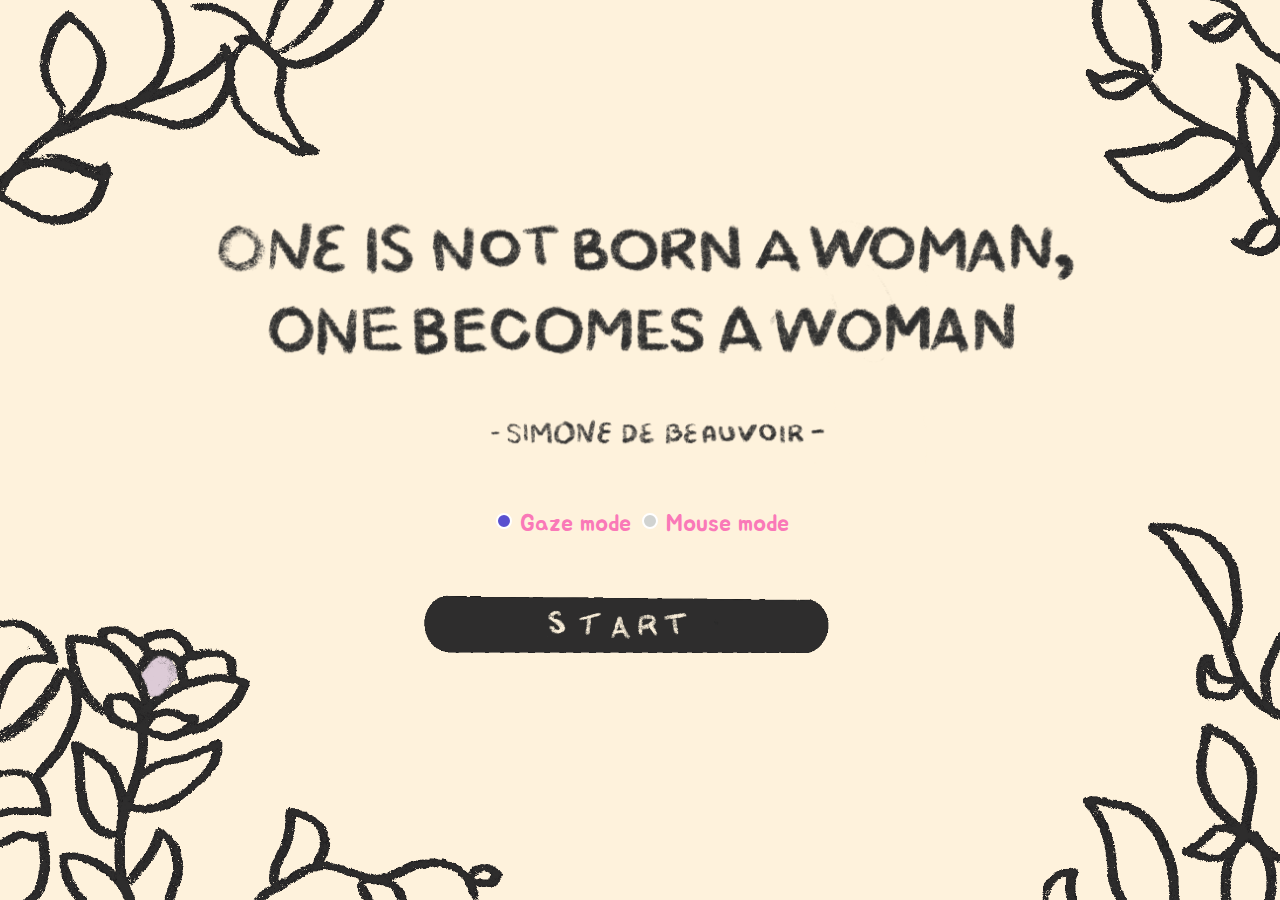
<file: index.html>
<!DOCTYPE html>
<html lang="en">
  <head>
    <meta charset="UTF-8" />
    <meta name="viewport" content="width=device-width, initial-scale=1.0" />
    <title>Male Gaze</title>

    <link rel="stylesheet" href="./css/launch.css" />
    <link rel="preconnect" href="https://fonts.gstatic.com" />
    <link
      href="https://fonts.googleapis.com/css2?family=Jua&display=swap"
      rel="stylesheet"
    />
    <script src="https://ajax.googleapis.com/ajax/libs/jquery/3.5.1/jquery.min.js"></script>
  </head>
  <body>
    <img id="quote" src="./assets/launch/quote.png" />

    <div id="mode">
      <input type="radio" id="gaze" name="mode" value="gaze" checked />
      <label for="gaze">Gaze mode</label>
      <input type="radio" id="mouse" name="mode" value="mouse" />
      <label for="mouse">Mouse mode</label>
    </div>

    <img id="start" src="./assets/launch/start.gif" alt="start" />
    <script src="./js/lauch.js"></script>
  </body>
</html>
</file>
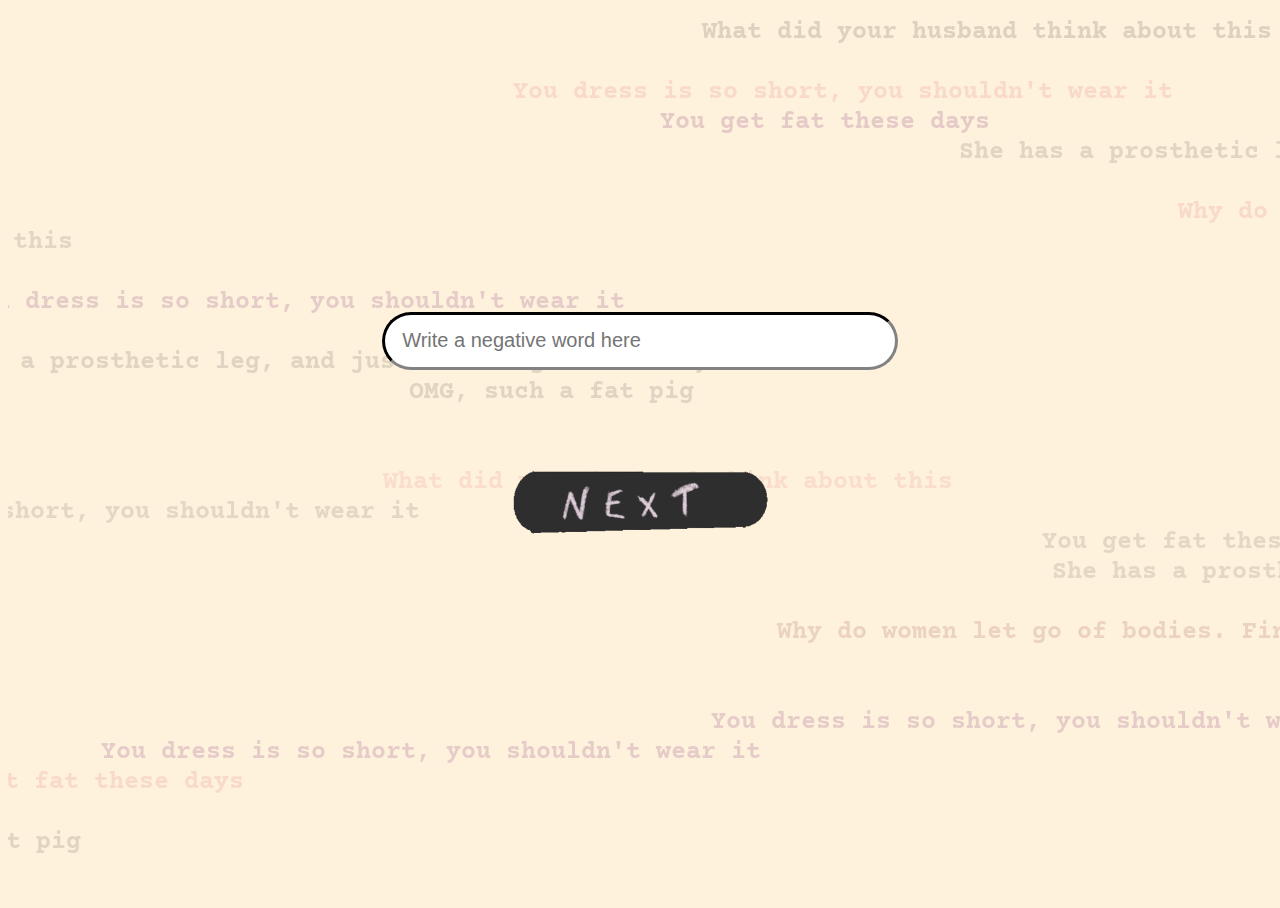
<file: question.html>
<!DOCTYPE html>
<html lang="en">
  <head>
    <meta charset="utf-8" />
    <meta
      name="viewport"
      content="width=device-width, initial-scale=1, shrink-to-fit=no"
    />
    <title>Male Gaze</title>

    <link
      rel="stylesheet"
      href="https://cdn.jsdelivr.net/npm/bootstrap@4.5.0/dist/css/bootstrap.min.css"
      integrity="sha384-9aIt2nRpC12Uk9gS9baDl411NQApFmC26EwAOH8WgZl5MYYxFfc+NcPb1dKGj7Sk"
      crossorigin="anonymous"
    />
    <script src="https://ajax.googleapis.com/ajax/libs/jquery/3.5.1/jquery.min.js"></script>   
    <link rel="stylesheet" href="./css/question.css" />
  </head>
  
  <body>
    <iframe src="./p5/bg.html" name="iframe1" id="iframe1"></iframe>

    <div class="container-fluid">
      <div class="row">
        <div class="col-12 center-block">
          <img src="./assets/question/text.PNG" id="text" />
        </div>
        <div class="col-12 center-block">
          <input
            type="text"
            id="ipt"
            placeholder="Write a negative word here"
          />
        </div>
        <div class="col-12 center-block">
          <img
            src="./assets/question/error.png"
            alt="Please enter a word"
            id="errorText"
            style="display: none"
          />
        </div>
        <div class="col-12 center-block">
          <img id="nextBtn" src="./assets/question/nextBtn.GIF" alt="Next" />
        </div>
    </div>


    <script
      src="https://cdn.jsdelivr.net/npm/popper.js@1.16.0/dist/umd/popper.min.js"
      integrity="sha384-Q6E9RHvbIyZFJoft+2mJbHaEWldlvI9IOYy5n3zV9zzTtmI3UksdQRVvoxMfooAo"
      crossorigin="anonymous"
    ></script>
    <script
      src="https://cdn.jsdelivr.net/npm/bootstrap@4.5.0/dist/js/bootstrap.min.js"
      integrity="sha384-OgVRvuATP1z7JjHLkuOU7Xw704+h835Lr+6QL9UvYjZE3Ipu6Tp75j7Bh/kR0JKI"
      crossorigin="anonymous"
    ></script>
    <script src="./js/question.js"></script>
  </body>
</html>
</file>
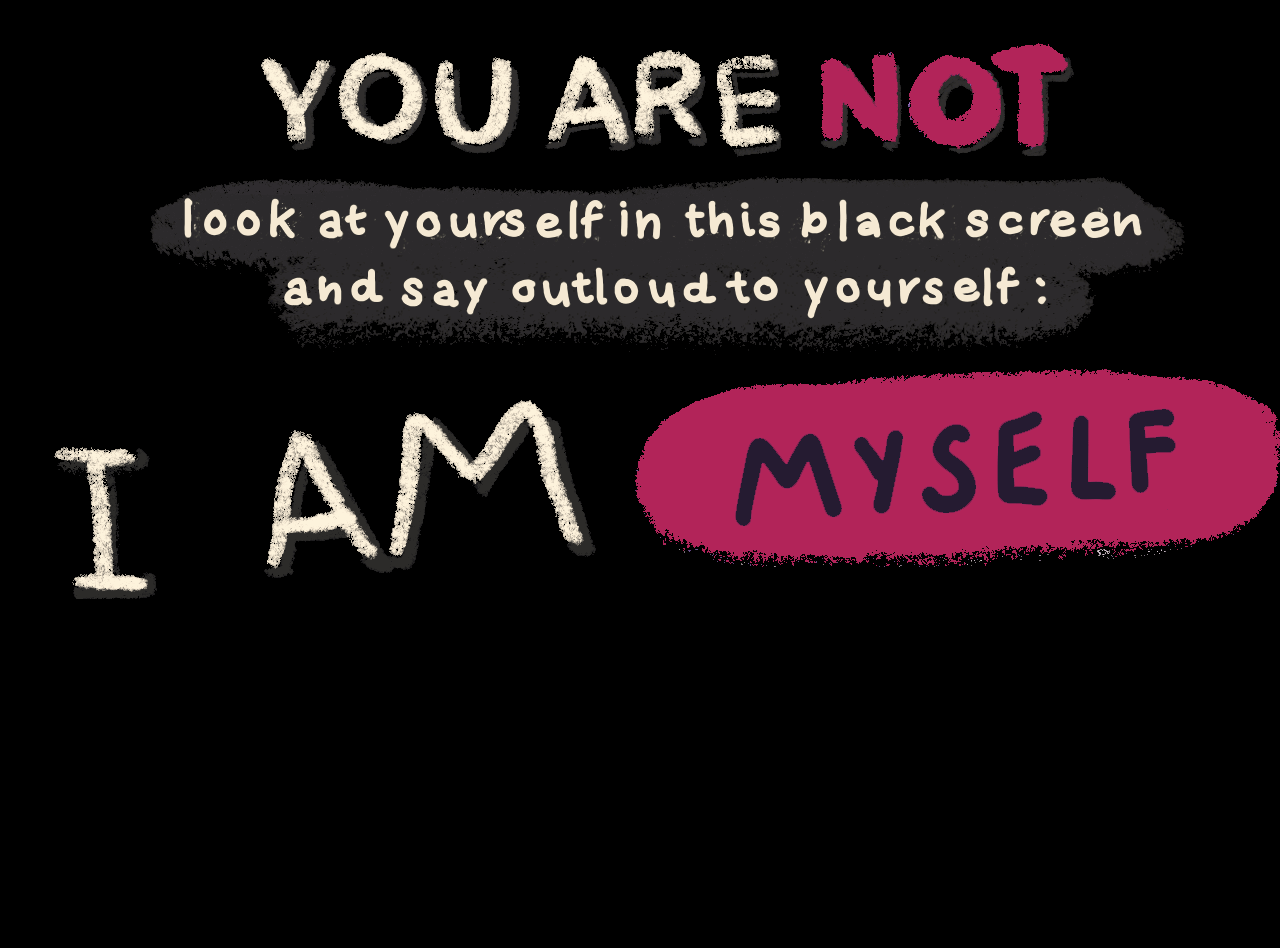
<file: selfview.html>
<!DOCTYPE html>
<html lang="en">
  <head>
    <meta charset="utf-8" />
    <meta
      name="viewport"
      content="width=device-width, initial-scale=1, shrink-to-fit=no"
    />
    <title>Male Gaze</title>

    <link
      rel="stylesheet"
      href="https://cdn.jsdelivr.net/npm/bootstrap@4.5.0/dist/css/bootstrap.min.css"
      integrity="sha384-9aIt2nRpC12Uk9gS9baDl411NQApFmC26EwAOH8WgZl5MYYxFfc+NcPb1dKGj7Sk"
      crossorigin="anonymous"
    />
    <script src="https://ajax.googleapis.com/ajax/libs/jquery/3.5.1/jquery.min.js"></script>
    <link rel="preconnect" href="https://fonts.gstatic.com" />
    <link
      href="https://fonts.googleapis.com/css2?family=Jua&display=swap"
      rel="stylesheet"
    />
    <link rel="stylesheet" href="./css/selfview.css" />
  </head>

  <body>
    <video autoplay="true" id="camera"></video>

    <div class="row container-fluid">
      <div class="container">
        <div class="row">
          <div class="col-8">
            <img id="not" class="img-fluid" src="./assets/selfview/not.gif" />
            <span id="word"></span>
          </div>
          <div class="col-6 offset-3">
            <img
              class="img-fluid"
              id="look"
              src="./assets/selfview/look-black.gif"
            />
          </div>
        </div>
      </div>
      <div class="col-6 offset-3 mt-auto">
        <img class="img-fluid" src="./assets/selfview/am.gif" />
      </div>
    </div>

    <script
      src="https://cdn.jsdelivr.net/npm/popper.js@1.16.0/dist/umd/popper.min.js"
      integrity="sha384-Q6E9RHvbIyZFJoft+2mJbHaEWldlvI9IOYy5n3zV9zzTtmI3UksdQRVvoxMfooAo"
      crossorigin="anonymous"
    ></script>
    <script
      src="https://cdn.jsdelivr.net/npm/bootstrap@4.5.0/dist/js/bootstrap.min.js"
      integrity="sha384-OgVRvuATP1z7JjHLkuOU7Xw704+h835Lr+6QL9UvYjZE3Ipu6Tp75j7Bh/kR0JKI"
      crossorigin="anonymous"
    ></script>
    <script src="./js/selfview.js"></script>
  </body>
</html>
</file>
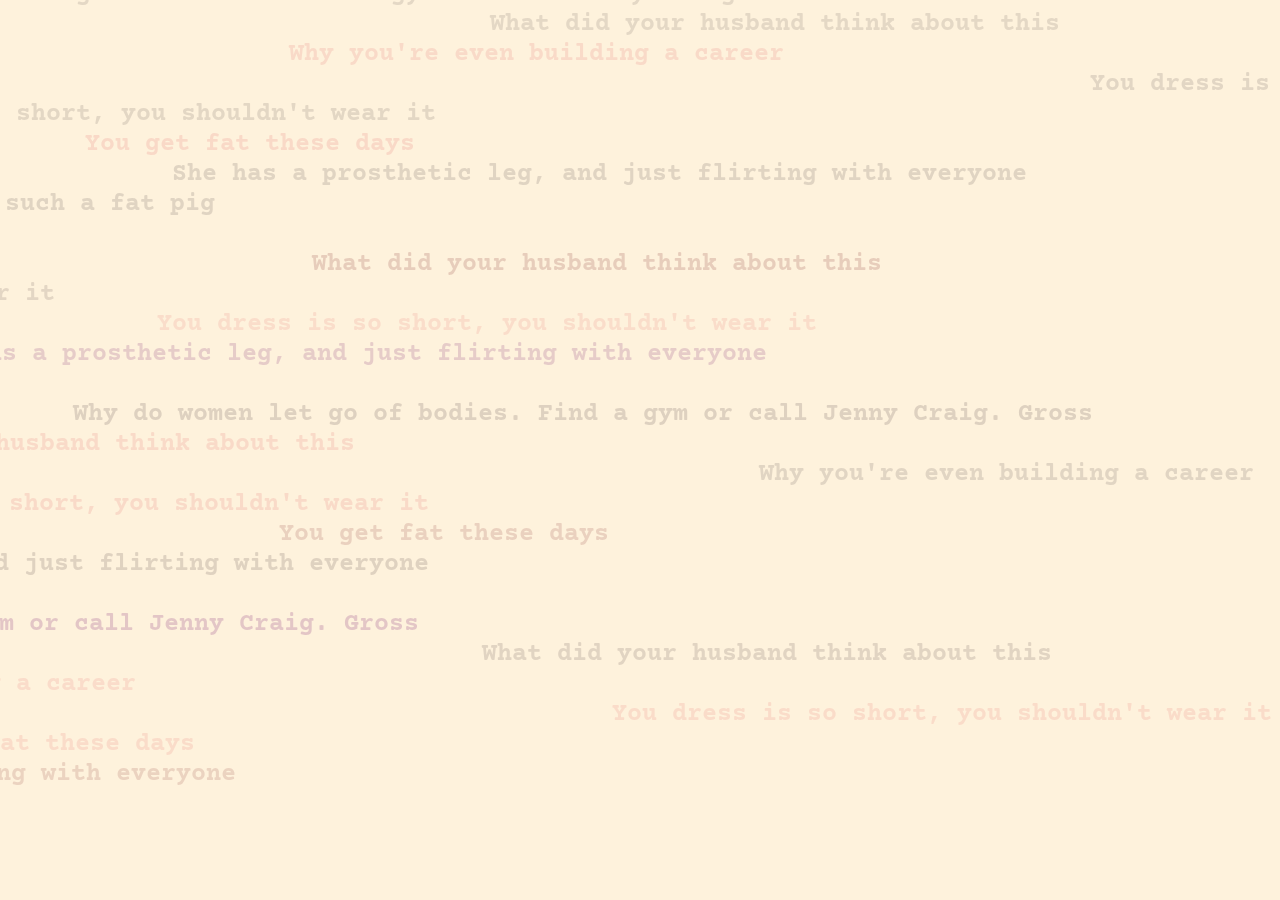
<file: p5/bg.html>
<!DOCTYPE html>
<html lang="en">
  <head>
    <!-- <script src="http://cdnjs.cloudflare.com/ajax/libs/p5.js/0.5.6/p5.js"></script> -->
    <script src="../lib/p5-lib.js"></script>

    <script src="bg.js"></script>
    <link rel="stylesheet" type="text/css" href="style.css" />
    <link rel="preconnect" href="https://fonts.gstatic.com" />
    <link
      href="https://fonts.googleapis.com/css2?family=Courier+Prime&display=swap"
      rel="stylesheet"
    />
    <meta charset="utf-8" />
  </head>
  <body></body>
</html>
</file>
<file: css/launch.css>
html {
  background-color: #fef2dc; 
  background-image: url("../assets/launch/bg.gif");
  height: 100vh;
  background-size: cover;
  background-position: center;
}

#quote {
  position: relative;
  top: 20vh;
  width: 70vw;
  display: block;
  margin: 0 auto;
}

#start {
  height: 10vh;
  margin: 0 auto;
  position: relative;
  top: 30vh;
  display: block;
  cursor: pointer;
}

#mode {
  position: relative;
  top: 25vh;
  display: block;
  text-align: center;
  font-family: 'Jua', sans-serif;
  font-weight: 500;
  font-size: 1.5em;
  color: #fa79b8;
}

input[type='radio']:after {
  width: 12px;
  height: 12px;
  border-radius: 12px;
  top: -2px;
  left: -1px;
  position: relative;
  background-color: #d1d3d1;
  content: '';
  display: inline-block;
  visibility: visible;
  border: 2px solid white;
}

input[type='radio']:checked:after {
  width: 12px;
  height: 12px;
  border-radius: 12px;
  top: -2px;
  left: -1px;
  position: relative;
  background-color: #5950cf;
  content: '';
  display: inline-block;
  visibility: visible;
  border: 2px solid white;
}
</file>
<file: css/question.css>
body {
  background-color: #fef2dc;
}

.container-fluid {
  text-align: center;
  padding: 10%;
}

iframe {
  position: absolute;
  border: 0;
  border-style: none;
  width: 100%;
  height: 100%;
}

#text {
  z-index: 1;
  width: 80%;
}

input {
  position: relative;
  width: 50%;
  height: 50px;
  margin: 0 auto;
  display: block;
  border-radius: 40px;
  border-width: 3px;
  border-color: #2e2e2e;
  font-size: 20px;
  text-indent: 15px;
  outline: none;
}

#nextBtn {
  cursor: pointer;
  height: 9vh;
  position: relative;
  top: 10vh;
}

#errorText {
  width: 17vw;
  position: absolute;
  left: 50%;
  transform: translate(-50%, 0);
  margin-top: 20px;
}
</file>
<file: css/selfview.css>
html {
  width: 100%;
  height: 100%;
}

body {
  background-color: black;
  width: 100%;
  height: 100%;
}

.container-fluid {
  width: 100%;
  height: 100%;
  background-color: black;
  text-align: center;
  padding: 20px;
}

#camera {
  border: 0;
  border-style: none;
  position: fixed;
  min-width: 100%;
  min-height: 100%;
}

#word {
  position: absolute;
  font-size: 8vw;
  line-height: 100%;
  font-weight: bold;
  color: #ffffff;
  font-family: "Jua", sans-serif;
}

#not {
  height: auto;
}
</file>
<file: p5/style.css>
html, body {
  margin: 0;
  padding: 0;
}
canvas {
  display: block;
}

img{
  position:relative;
}
</file>
